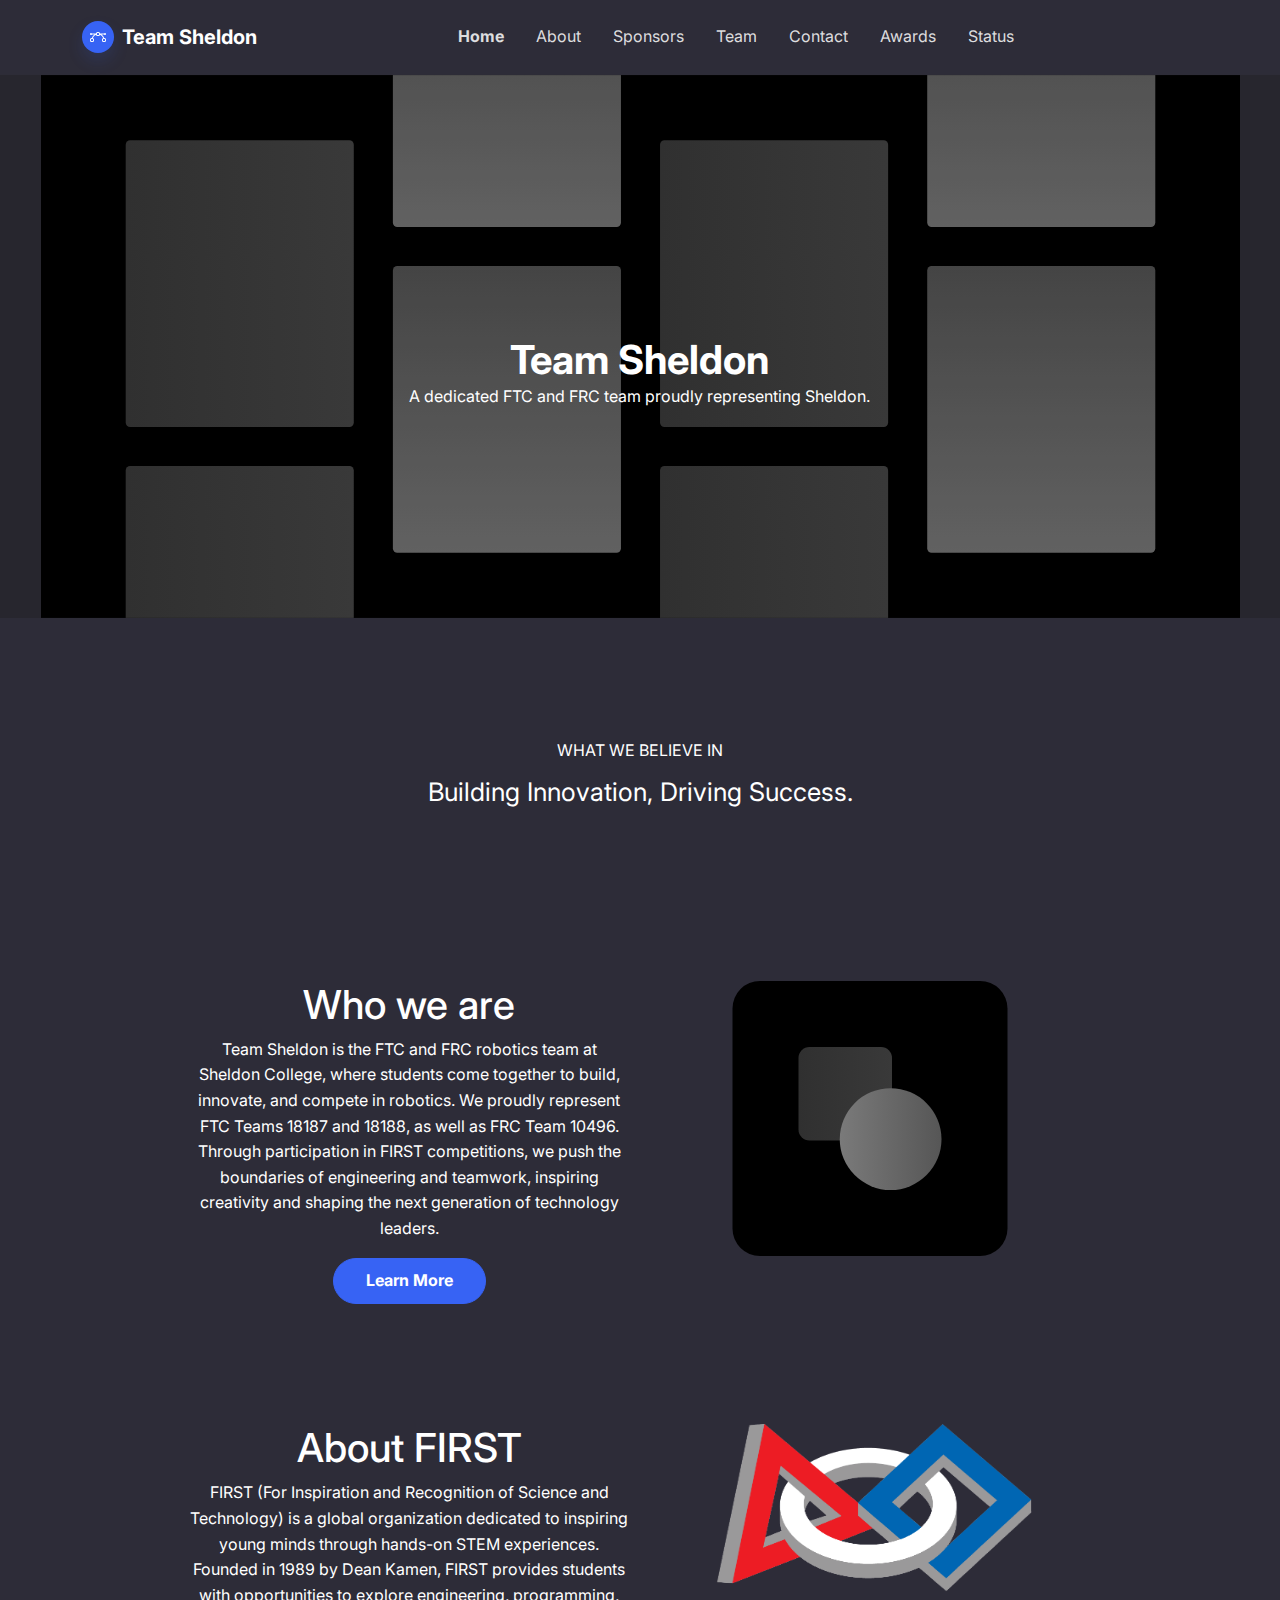
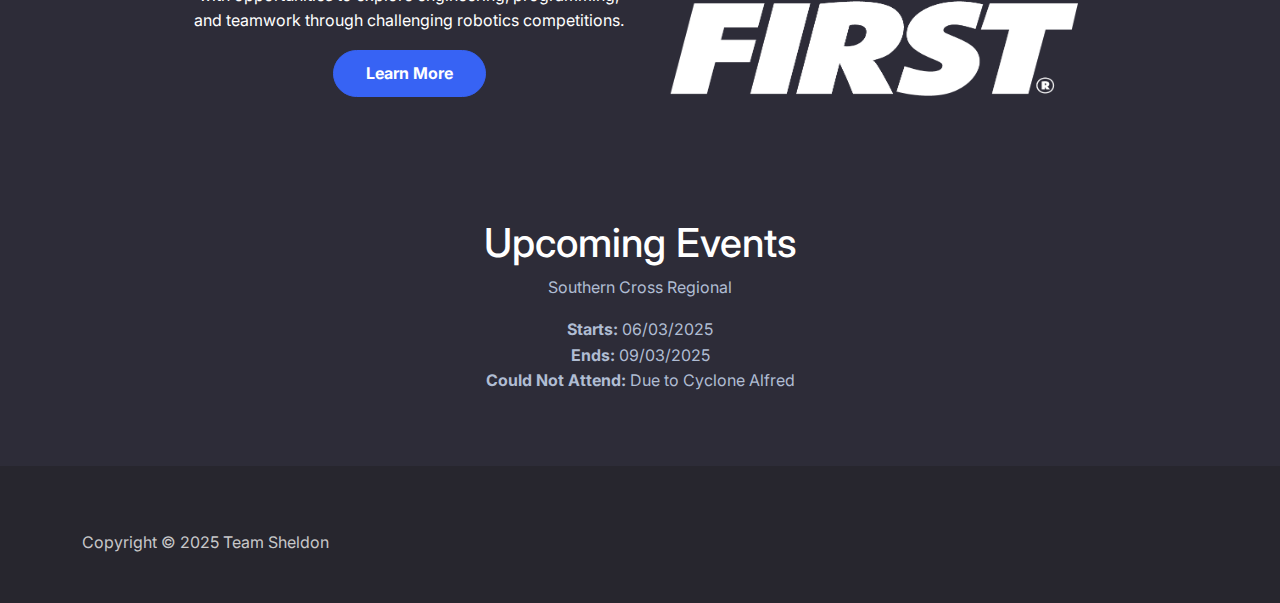
<file: index.html>
<!DOCTYPE html>
<html data-bs-theme="light" lang="en">

<head>
    <meta charset="utf-8">
    <meta name="viewport" content="width=device-width, initial-scale=1.0, shrink-to-fit=no">
    <title>Team-Sheldon</title>
    <link rel="stylesheet" href="assets/bootstrap/css/bootstrap.min.css">
    <link rel="stylesheet" href="https://fonts.googleapis.com/css?family=Inter:300italic,400italic,600italic,700italic,800italic,400,300,600,700,800&amp;display=swap">
    <link rel="stylesheet" href="assets/css/untitled.css">
    <link rel="icon" href="assets/img/products/Sheldon college 1.png">
    <!-- Google tag (gtag.js) -->
    <script async src="https://www.googletagmanager.com/gtag/js?id=G-ZJ1XPTQ14S"></script>
    <script>
        window.dataLayer = window.dataLayer || [];
        function gtag(){dataLayer.push(arguments);}
        gtag('js', new Date());
        
        gtag('config', 'G-ZJ1XPTQ14S');
    </script>
</head>

<body>
    <nav class="navbar navbar-expand-md sticky-top py-3 navbar-dark" id="mainNav">
        <div class="container"><a class="navbar-brand d-flex align-items-center" href="/"><span class="bs-icon-sm bs-icon-circle bs-icon-primary shadow d-flex justify-content-center align-items-center me-2 bs-icon"><svg xmlns="http://www.w3.org/2000/svg" width="1em" height="1em" fill="currentColor" viewBox="0 0 16 16" class="bi bi-bezier">
                        <path fill-rule="evenodd" d="M0 10.5A1.5 1.5 0 0 1 1.5 9h1A1.5 1.5 0 0 1 4 10.5v1A1.5 1.5 0 0 1 2.5 13h-1A1.5 1.5 0 0 1 0 11.5zm1.5-.5a.5.5 0 0 0-.5.5v1a.5.5 0 0 0 .5.5h1a.5.5 0 0 0 .5-.5v-1a.5.5 0 0 0-.5-.5zm10.5.5A1.5 1.5 0 0 1 13.5 9h1a1.5 1.5 0 0 1 1.5 1.5v1a1.5 1.5 0 0 1-1.5 1.5h-1a1.5 1.5 0 0 1-1.5-1.5zm1.5-.5a.5.5 0 0 0-.5.5v1a.5.5 0 0 0 .5.5h1a.5.5 0 0 0 .5-.5v-1a.5.5 0 0 0-.5-.5zM6 4.5A1.5 1.5 0 0 1 7.5 3h1A1.5 1.5 0 0 1 10 4.5v1A1.5 1.5 0 0 1 8.5 7h-1A1.5 1.5 0 0 1 6 5.5zM7.5 4a.5.5 0 0 0-.5.5v1a.5.5 0 0 0 .5.5h1a.5.5 0 0 0 .5-.5v-1a.5.5 0 0 0-.5-.5z"></path>
                        <path d="M6 4.5H1.866a1 1 0 1 0 0 1h2.668A6.517 6.517 0 0 0 1.814 9H2.5c.123 0 .244.015.358.043a5.517 5.517 0 0 1 3.185-3.185A1.503 1.503 0 0 1 6 5.5zm3.957 1.358A1.5 1.5 0 0 0 10 5.5v-1h4.134a1 1 0 1 1 0 1h-2.668a6.517 6.517 0 0 1 2.72 3.5H13.5c-.123 0-.243.015-.358.043a5.517 5.517 0 0 0-3.185-3.185z"></path>
                    </svg></span><span>Team Sheldon</span></a><button data-bs-toggle="collapse" class="navbar-toggler" data-bs-target="#navcol-1"><span class="visually-hidden">Toggle navigation</span><span class="navbar-toggler-icon"></span></button>
            <div class="collapse navbar-collapse" id="navcol-1" style="text-align: center;">
                <ul class="navbar-nav mx-auto">
                    <li class="nav-item"><a class="nav-link active" href="index.html">Home</a></li>
                    <li class="nav-item"><a class="nav-link" href="About.html">About</a></li>
                    <li class="nav-item"></li>
                    <li class="nav-item"><a class="nav-link" href="Sponsors.html">Sponsors</a></li>
                    <li class="nav-item"><a class="nav-link" href="Team.html">Team</a></li>
                    <li class="nav-item"><a class="nav-link" href="Contact.html">Contact</a></li>
                    <li class="nav-item"><a class="nav-link" href="Awards.html">Awards</a></li>
                    <li class="nav-item"><a class="nav-link" href="https://team-sheldon.betteruptime.com">Status</a></li>
                    <li class="nav-item"></li>
                </ul>
            </div>
        </div>
    </nav>
    <header class="bg-dark" style="background: url(&quot;assets/img/672421b877bc6d78c303500e_portfolio%204%20-%20wide.svg&quot;) center / contain no-repeat;">
        <div class="container pt-4 pt-xl-5">
            <div class="row pt-5">
                <div class="col-md-8 col-lg-7 col-xl-6 text-center text-md-start mx-auto" style="width: 600.992px;margin: 23px;transform: rotate(0deg) scale(1);height: 401.766px;padding: 0;">
                    <div class="text-center">
                        <p class="fw-bold text-success mb-2"></p>
                        <h1 class="fw-bold" style="margin: 0;margin-top: 142px;">Team Sheldon</h1>
                        <p>A dedicated FTC and FRC team proudly representing Sheldon.</p>
                        <h1 class="fw-bold" style="margin: 154px;"></h1>
                        <h1 class="fw-bold"></h1>
                    </div>
                    <p></p>
                </div>
                <div class="col-12 col-lg-10 mx-auto">
                    <div class="position-relative" style="display: flex;flex-wrap: wrap;justify-content: flex-end;">
                        <div style="position: relative;flex: 0 0 45%;transform: translate3d(-15%, 35%, 0);"></div>
                        <div style="position: relative;flex: 0 0 45%;transform: translate3d(-5%, 20%, 0);"></div>
                        <div style="position: relative;flex: 0 0 60%;transform: translate3d(0, 0%, 0);"></div>
                    </div>
                </div>
            </div>
        </div>
    </header>
    <section class="py-5">
        <div class="container text-center py-5">
            <p class="mb-4" style="font-size: 1.6rem;"></p><label class="form-label">WHAT WE BELIEVE IN</label>
            <p class="mb-4" style="font-size: 1.6rem;">Building Innovation, Driving Success.</p><a href="#"></a>
        </div>
    </section>
    <section>
        <div class="container py-5">
            <div class="mx-auto" style="max-width: 900px;">
                <div class="row row-cols-1 row-cols-md-2 d-flex justify-content-center">
                    <div class="col offset-lg-0 mb-4" style="text-align: center;">
                        <div class="card bg-secondary-light"></div>
                        <h1 style="text-align: center;">Who we are</h1>
                        <p style="text-align: center;">Team Sheldon is the FTC and FRC robotics team at Sheldon College, where students come together to build, innovate, and compete in robotics. We proudly represent FTC Teams 18187 and 18188, as well as FRC Team 10496. Through participation in FIRST competitions, we push the boundaries of engineering and teamwork, inspiring creativity and shaping the next generation of technology leaders.</p><a class="btn btn-primary" role="button" href="About.html">Learn More</a>
                    </div>
                    <div class="col mb-4">
                        <div class="card bg-info-light"></div><img src="assets/img/672421b877bc6d78c303500c_Icon%202.svg" width="436" height="275">
                    </div>
                </div>
            </div>
        </div>
    </section>
    <section>
        <div class="container py-5">
            <div class="mx-auto" style="max-width: 900px;">
                <div class="row row-cols-1 row-cols-md-2 d-flex justify-content-center">
                    <div class="col offset-lg-0 mb-4" style="text-align: center;">
                        <div class="card bg-secondary-light"></div>
                        <h1 style="text-align: center;">About FIRST</h1>
                        <p style="text-align: center;">FIRST (For Inspiration and Recognition of Science and Technology) is a global organization dedicated to inspiring young minds through hands-on STEM experiences. Founded in 1989 by Dean Kamen, FIRST provides students with opportunities to explore engineering, programming, and teamwork through challenging robotics competitions.</p><a class="btn btn-primary" role="button" href="https://www.firstinspires.org/">Learn More</a>
                    </div>
                    <div class="col mb-4">
                        <div class="card bg-info-light"></div><img src="assets/img/First logo.png" width="436" height="275">
                    </div>
                </div>
            </div>
        </div>
    </section>
    <section>
        <div class="container py-5">
            <div class="mx-auto" style="max-width: 900px;">
                <div class="row row-cols-1 row-cols-md-2 d-flex justify-content-center">
                    <div class="col offset-lg-0 mb-4" style="text-align: center;">
                        <div class="card bg-secondary-light"></div>
                        <h1 style="text-align: center;">Upcoming Events</h1>
                        <a class="box" href="https://www.thebluealliance.com/event/2025ausc" style="opacity: 1;">
                            <p class="subtitle">Southern Cross Regional</p>
                            <b>Starts:</b> 06/03/2025<br>
                            <b>Ends:</b> 09/03/2025<br>
                            <b>Could Not Attend:</b> Due to Cyclone Alfred</a>
                    </div>
                </div>
            </div>
        </div>
    </section>
    <footer class="bg-dark">
        <div class="container py-4 py-lg-5">
            <div class="text-muted d-flex justify-content-between align-items-center pt-3">
                <p class="mb-0">Copyright © 2025 Team Sheldon</p>
            </div>
        </div>
    </footer>
    <script src="assets/bootstrap/js/bootstrap.min.js"></script>
    <script src="assets/js/bold-and-dark.js"></script>
</body>

</html>
</file>
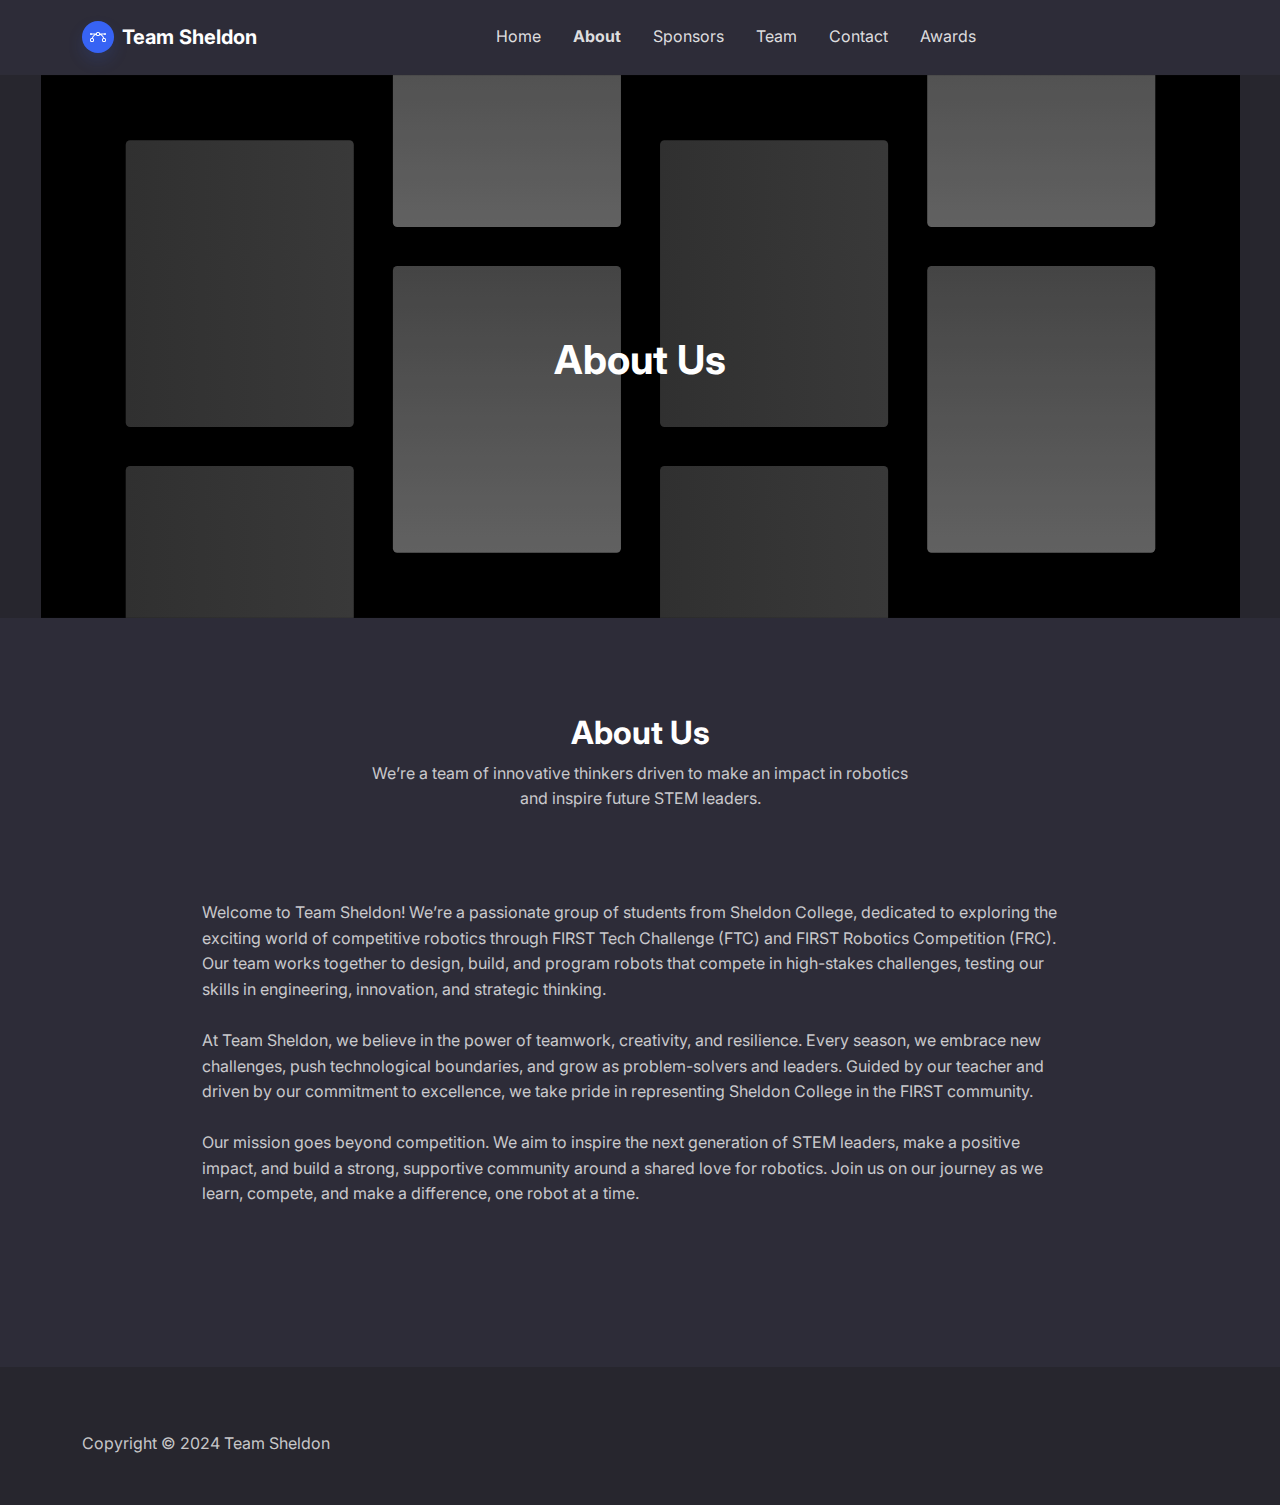
<file: About.html>
<!DOCTYPE html>
<html data-bs-theme="light" lang="en">

<head>
    <meta charset="utf-8">
    <meta name="viewport" content="width=device-width, initial-scale=1.0, shrink-to-fit=no">
    <title>Services - Brand</title>
    <link rel="stylesheet" href="assets/bootstrap/css/bootstrap.min.css">
    <link rel="stylesheet" href="https://fonts.googleapis.com/css?family=Inter:300italic,400italic,600italic,700italic,800italic,400,300,600,700,800&amp;display=swap">
    <link rel="stylesheet" href="assets/css/untitled.css">
</head>

<body>
    <nav class="navbar navbar-expand-md sticky-top py-3 navbar-dark" id="mainNav">
        <div class="container"><a class="navbar-brand d-flex align-items-center" href="/"><span class="bs-icon-sm bs-icon-circle bs-icon-primary shadow d-flex justify-content-center align-items-center me-2 bs-icon"><svg xmlns="http://www.w3.org/2000/svg" width="1em" height="1em" fill="currentColor" viewBox="0 0 16 16" class="bi bi-bezier">
                        <path fill-rule="evenodd" d="M0 10.5A1.5 1.5 0 0 1 1.5 9h1A1.5 1.5 0 0 1 4 10.5v1A1.5 1.5 0 0 1 2.5 13h-1A1.5 1.5 0 0 1 0 11.5zm1.5-.5a.5.5 0 0 0-.5.5v1a.5.5 0 0 0 .5.5h1a.5.5 0 0 0 .5-.5v-1a.5.5 0 0 0-.5-.5zm10.5.5A1.5 1.5 0 0 1 13.5 9h1a1.5 1.5 0 0 1 1.5 1.5v1a1.5 1.5 0 0 1-1.5 1.5h-1a1.5 1.5 0 0 1-1.5-1.5zm1.5-.5a.5.5 0 0 0-.5.5v1a.5.5 0 0 0 .5.5h1a.5.5 0 0 0 .5-.5v-1a.5.5 0 0 0-.5-.5zM6 4.5A1.5 1.5 0 0 1 7.5 3h1A1.5 1.5 0 0 1 10 4.5v1A1.5 1.5 0 0 1 8.5 7h-1A1.5 1.5 0 0 1 6 5.5zM7.5 4a.5.5 0 0 0-.5.5v1a.5.5 0 0 0 .5.5h1a.5.5 0 0 0 .5-.5v-1a.5.5 0 0 0-.5-.5z"></path>
                        <path d="M6 4.5H1.866a1 1 0 1 0 0 1h2.668A6.517 6.517 0 0 0 1.814 9H2.5c.123 0 .244.015.358.043a5.517 5.517 0 0 1 3.185-3.185A1.503 1.503 0 0 1 6 5.5zm3.957 1.358A1.5 1.5 0 0 0 10 5.5v-1h4.134a1 1 0 1 1 0 1h-2.668a6.517 6.517 0 0 1 2.72 3.5H13.5c-.123 0-.243.015-.358.043a5.517 5.517 0 0 0-3.185-3.185z"></path>
                    </svg></span><span>Team Sheldon</span></a><button data-bs-toggle="collapse" class="navbar-toggler" data-bs-target="#navcol-1"><span class="visually-hidden">Toggle navigation</span><span class="navbar-toggler-icon"></span></button>
            <div class="collapse navbar-collapse" id="navcol-1" style="text-align: center;">
                <ul class="navbar-nav mx-auto">
                    <li class="nav-item"><a class="nav-link" href="index.html">Home</a></li>
                    <li class="nav-item"><a class="nav-link active" href="About.html">About</a></li>
                    <li class="nav-item"></li>
                    <li class="nav-item"><a class="nav-link" href="Sponsors.html">Sponsors</a></li>
                    <li class="nav-item"><a class="nav-link" href="Team.html">Team</a></li>
                    <li class="nav-item"><a class="nav-link" href="Contact.html">Contact</a></li>
                    <li class="nav-item"><a class="nav-link" href="Awards.html">Awards</a></li>
                    <li class="nav-item"></li>
                </ul>
            </div>
        </div>
    </nav>
    <header class="bg-dark" style="background: url(&quot;assets/img/672421b877bc6d78c303500e_portfolio%204%20-%20wide.svg&quot;) center / contain no-repeat;">
        <div class="container pt-4 pt-xl-5">
            <div class="row pt-5">
                <div class="col-md-8 col-lg-7 col-xl-6 text-center text-md-start mx-auto" style="width: 600.992px;margin: 23px;transform: rotate(0deg) scale(1);height: 401.766px;padding: 0;">
                    <div class="text-center">
                        <p class="fw-bold text-success mb-2"></p>
                        <h1 class="fw-bold" style="margin: 0;margin-top: 142px;">About Us</h1>
                        <h1 class="fw-bold" style="margin: 154px;"></h1>
                        <h1 class="fw-bold"></h1>
                    </div>
                    <p></p>
                </div>
                <div class="col-12 col-lg-10 mx-auto">
                    <div class="position-relative" style="display: flex;flex-wrap: wrap;justify-content: flex-end;">
                        <div style="position: relative;flex: 0 0 45%;transform: translate3d(-15%, 35%, 0);"></div>
                        <div style="position: relative;flex: 0 0 45%;transform: translate3d(-5%, 20%, 0);"></div>
                        <div style="position: relative;flex: 0 0 60%;transform: translate3d(0, 0%, 0);"></div>
                    </div>
                </div>
            </div>
        </div>
    </header>
    <section class="py-5">
        <div class="container py-5">
            <div class="row mb-5">
                <div class="col-md-8 col-xl-6 text-center mx-auto">
                    <h2 class="fw-bold">About Us</h2>
                    <p class="text-muted w-lg-50">We’re a team of innovative thinkers driven to make an impact in robotics and inspire future STEM leaders.</p>
                </div>
            </div>
            <div class="row row-cols-1 row-cols-md-2 mx-auto" style="max-width: 900px;">
                <div class="col-xl-12 mb-4">
                    <div>
                        <div class="py-4">
                            <p class="text-muted">Welcome to Team Sheldon! We’re a passionate group of students from Sheldon College, dedicated to exploring the exciting world of competitive robotics through FIRST Tech Challenge (FTC) and FIRST Robotics Competition (FRC). Our team works together to design, build, and program robots that compete in high-stakes challenges, testing our skills in engineering, innovation, and strategic thinking.<br><br>At Team Sheldon, we believe in the power of teamwork, creativity, and resilience. Every season, we embrace new challenges, push technological boundaries, and grow as problem-solvers and leaders. Guided by our teacher and driven by our commitment to excellence, we take pride in representing Sheldon College in the FIRST community.<br><br>Our mission goes beyond competition. We aim to inspire the next generation of STEM leaders, make a positive impact, and build a strong, supportive community around a shared love for robotics. Join us on our journey as we learn, compete, and make a difference, one robot at a time.</p>
                        </div>
                    </div>
                </div>
            </div>
        </div>
    </section>
    <footer class="bg-dark">
        <div class="container py-4 py-lg-5">
            <div class="text-muted d-flex justify-content-between align-items-center pt-3">
                <p class="mb-0">Copyright © 2024 Team Sheldon</p>
            </div>
        </div>
    </footer>
    <script src="assets/bootstrap/js/bootstrap.min.js"></script>
    <script src="assets/js/bold-and-dark.js"></script>
</body>

</html>
</file>
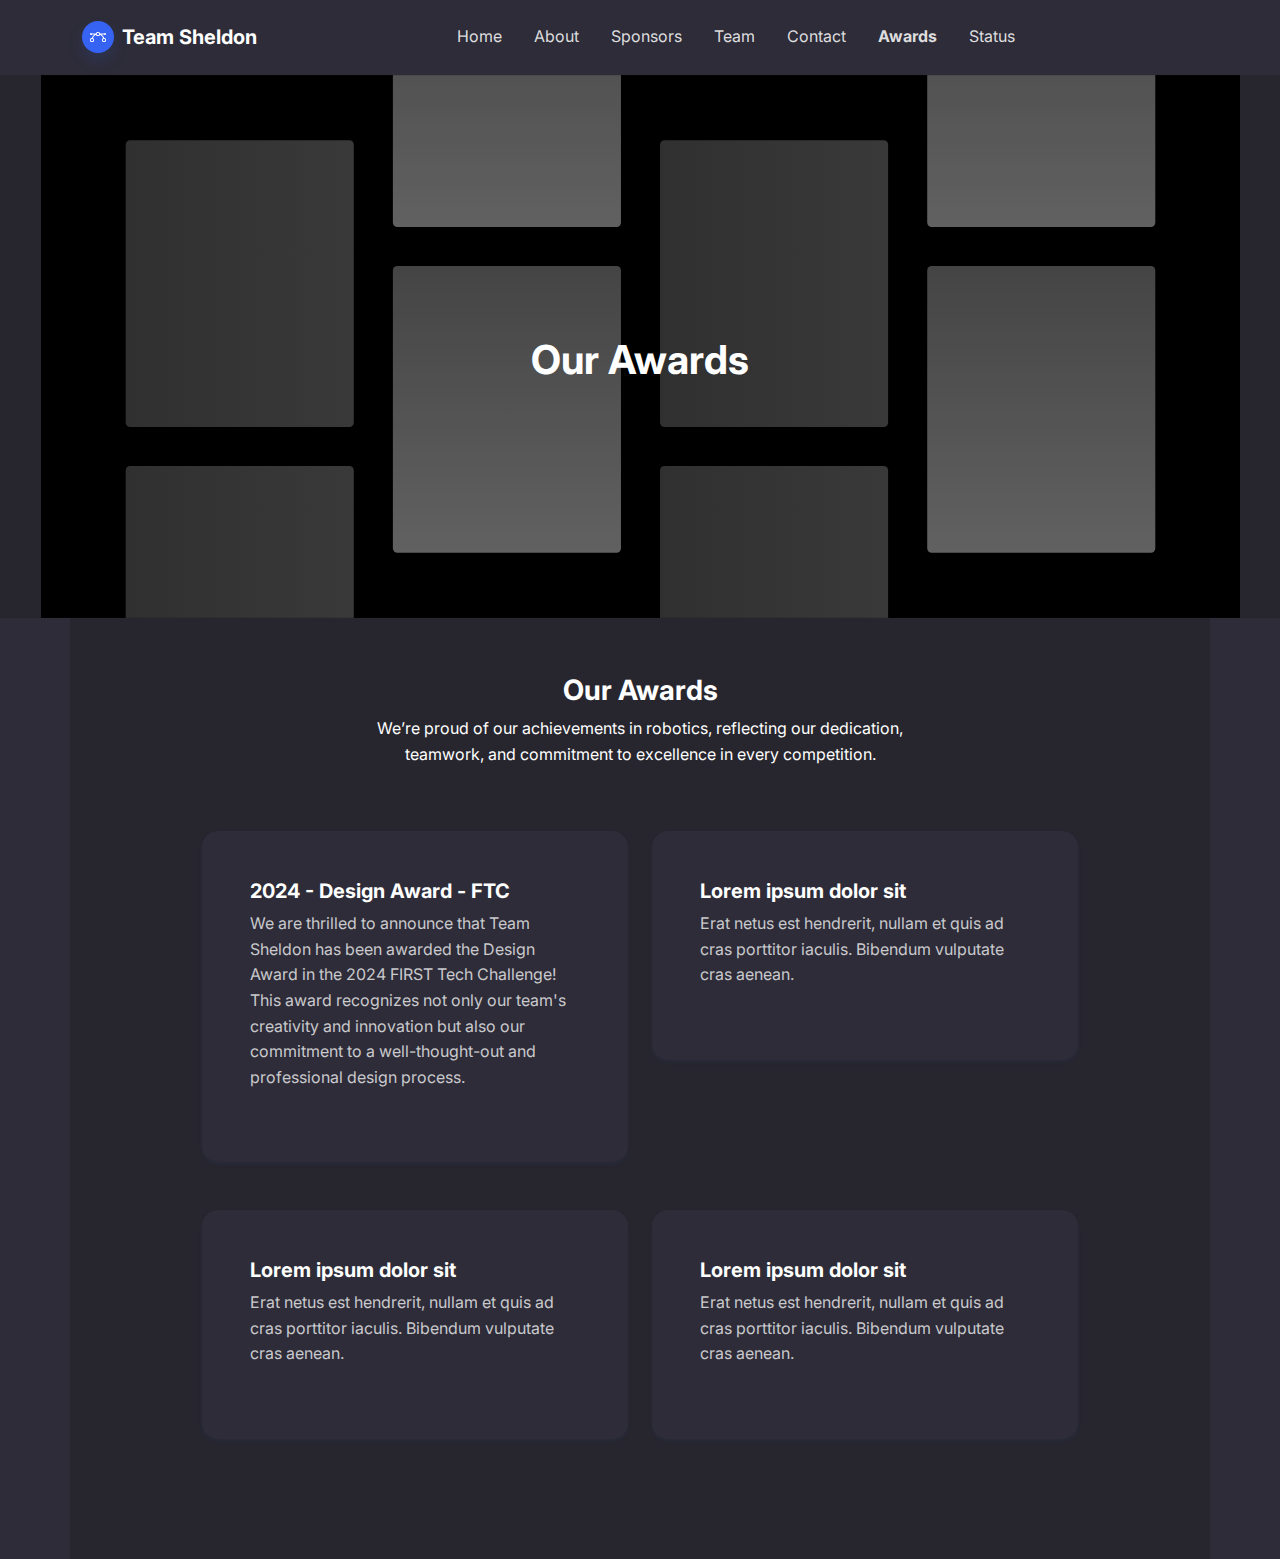
<file: Awards.html>
<!DOCTYPE html>
<html data-bs-theme="light" lang="en">

<head>
    <meta charset="utf-8">
    <meta name="viewport" content="width=device-width, initial-scale=1.0, shrink-to-fit=no">
    <title>Awards - Team-sheldon</title>
    <link rel="stylesheet" href="assets/bootstrap/css/bootstrap.min.css">
    <link rel="stylesheet" href="https://fonts.googleapis.com/css?family=Inter:300italic,400italic,600italic,700italic,800italic,400,300,600,700,800&amp;display=swap">
    <link rel="stylesheet" href="assets/css/untitled.css">
    <link rel="icon" href="assets/img/products/Sheldon college 1.png">
</head>

<body>
    <nav class="navbar navbar-expand-md sticky-top py-3 navbar-dark" id="mainNav">
        <div class="container"><a class="navbar-brand d-flex align-items-center" href="/"><span class="bs-icon-sm bs-icon-circle bs-icon-primary shadow d-flex justify-content-center align-items-center me-2 bs-icon"><svg xmlns="http://www.w3.org/2000/svg" width="1em" height="1em" fill="currentColor" viewBox="0 0 16 16" class="bi bi-bezier">
                        <path fill-rule="evenodd" d="M0 10.5A1.5 1.5 0 0 1 1.5 9h1A1.5 1.5 0 0 1 4 10.5v1A1.5 1.5 0 0 1 2.5 13h-1A1.5 1.5 0 0 1 0 11.5zm1.5-.5a.5.5 0 0 0-.5.5v1a.5.5 0 0 0 .5.5h1a.5.5 0 0 0 .5-.5v-1a.5.5 0 0 0-.5-.5zm10.5.5A1.5 1.5 0 0 1 13.5 9h1a1.5 1.5 0 0 1 1.5 1.5v1a1.5 1.5 0 0 1-1.5 1.5h-1a1.5 1.5 0 0 1-1.5-1.5zm1.5-.5a.5.5 0 0 0-.5.5v1a.5.5 0 0 0 .5.5h1a.5.5 0 0 0 .5-.5v-1a.5.5 0 0 0-.5-.5zM6 4.5A1.5 1.5 0 0 1 7.5 3h1A1.5 1.5 0 0 1 10 4.5v1A1.5 1.5 0 0 1 8.5 7h-1A1.5 1.5 0 0 1 6 5.5zM7.5 4a.5.5 0 0 0-.5.5v1a.5.5 0 0 0 .5.5h1a.5.5 0 0 0 .5-.5v-1a.5.5 0 0 0-.5-.5z"></path>
                        <path d="M6 4.5H1.866a1 1 0 1 0 0 1h2.668A6.517 6.517 0 0 0 1.814 9H2.5c.123 0 .244.015.358.043a5.517 5.517 0 0 1 3.185-3.185A1.503 1.503 0 0 1 6 5.5zm3.957 1.358A1.5 1.5 0 0 0 10 5.5v-1h4.134a1 1 0 1 1 0 1h-2.668a6.517 6.517 0 0 1 2.72 3.5H13.5c-.123 0-.243.015-.358.043a5.517 5.517 0 0 0-3.185-3.185z"></path>
                    </svg></span><span>Team Sheldon</span></a><button data-bs-toggle="collapse" class="navbar-toggler" data-bs-target="#navcol-1"><span class="visually-hidden">Toggle navigation</span><span class="navbar-toggler-icon"></span></button>
            <div class="collapse navbar-collapse" id="navcol-1" style="text-align: center;">
                <ul class="navbar-nav mx-auto">
                    <li class="nav-item"><a class="nav-link" href="index.html">Home</a></li>
                    <li class="nav-item"><a class="nav-link" href="About.html">About</a></li>
                    <li class="nav-item"></li>
                    <li class="nav-item"><a class="nav-link" href="Sponsors.html">Sponsors</a></li>
                    <li class="nav-item"><a class="nav-link" href="Team.html">Team</a></li>
                    <li class="nav-item"><a class="nav-link" href="Contact.html">Contact</a></li>
                    <li class="nav-item"><a class="nav-link active" href="Awards.html">Awards</a></li>
                    <li class="nav-item"><a class="nav-link" href="https://team-sheldon.betteruptime.com">Status</a></li>
                    <li class="nav-item"></li>
                </ul>
            </div>
        </div>
    </nav>
    <header class="bg-dark" style="background: url(&quot;assets/img/672421b877bc6d78c303500e_portfolio%204%20-%20wide.svg&quot;) center / contain no-repeat;">
        <div class="container pt-4 pt-xl-5">
            <div class="row pt-5">
                <div class="col-md-8 col-lg-7 col-xl-6 text-center text-md-start mx-auto" style="width: 600.992px;margin: 23px;transform: rotate(0deg) scale(1);height: 401.766px;padding: 0;">
                    <div class="text-center">
                        <p class="fw-bold text-success mb-2"></p>
                        <h1 class="fw-bold" style="margin: 0;margin-top: 142px;">Our Awards</h1>
                        <h1 class="fw-bold" style="margin: 154px;"></h1>
                        <h1 class="fw-bold"></h1>
                    </div>
                    <p></p>
                </div>
                <div class="col-12 col-lg-10 mx-auto">
                    <div class="position-relative" style="display: flex;flex-wrap: wrap;justify-content: flex-end;">
                        <div style="position: relative;flex: 0 0 45%;transform: translate3d(-15%, 35%, 0);"></div>
                        <div style="position: relative;flex: 0 0 45%;transform: translate3d(-5%, 20%, 0);"></div>
                        <div style="position: relative;flex: 0 0 60%;transform: translate3d(0, 0%, 0);"></div>
                    </div>
                </div>
            </div>
        </div>
    </header>
    <section>
        <div class="container bg-dark py-5">
            <div class="row">
                <div class="col-md-8 col-xl-6 text-center mx-auto">
                    <p class="fw-bold text-success mb-2"></p>
                    <h3 class="fw-bold">Our Awards</h3>
                    <p>We’re proud of our achievements in robotics, reflecting our dedication, teamwork, and commitment to excellence in every competition.</p>
                </div>
            </div>
            <div class="py-5 p-lg-5">
                <div class="row row-cols-1 row-cols-md-2 mx-auto" style="max-width: 900px;">
                    <div class="col mb-5">
                        <div class="card shadow-sm">
                            <div class="card-body px-4 py-5 px-md-5">
                                <h5 class="fw-bold card-title">2024 - Design Award - FTC&nbsp;</h5>
                                <p class="text-muted card-text mb-4">We are thrilled to announce that Team Sheldon has been awarded the Design Award in the 2024 FIRST Tech Challenge! This award recognizes not only our team's creativity and innovation but also our commitment to a well-thought-out and professional design process.</p>
                            </div>
                        </div>
                    </div>
                    <div class="col mb-5">
                        <div class="card shadow-sm">
                            <div class="card-body px-4 py-5 px-md-5">
                                <h5 class="fw-bold card-title">Lorem ipsum dolor sit&nbsp;</h5>
                                <p class="text-muted card-text mb-4">Erat netus est hendrerit, nullam et quis ad cras porttitor iaculis. Bibendum vulputate cras aenean.</p>
                            </div>
                        </div>
                    </div>
                    <div class="col mb-4">
                        <div class="card shadow-sm">
                            <div class="card-body px-4 py-5 px-md-5">
                                <h5 class="fw-bold card-title">Lorem ipsum dolor sit&nbsp;</h5>
                                <p class="text-muted card-text mb-4">Erat netus est hendrerit, nullam et quis ad cras porttitor iaculis. Bibendum vulputate cras aenean.</p>
                            </div>
                        </div>
                    </div>
                    <div class="col mb-4">
                        <div class="card shadow-sm">
                            <div class="card-body px-4 py-5 px-md-5">
                                <h5 class="fw-bold card-title">Lorem ipsum dolor sit&nbsp;</h5>
                                <p class="text-muted card-text mb-4">Erat netus est hendrerit, nullam et quis ad cras porttitor iaculis. Bibendum vulputate cras aenean.</p>
                            </div>
                        </div>
                    </div>
                </div>
            </div>
        </div>
    </section>
    <script src="assets/bootstrap/js/bootstrap.min.js"></script>
    <script src="assets/js/bold-and-dark.js"></script>
</body>

</html>
</file>
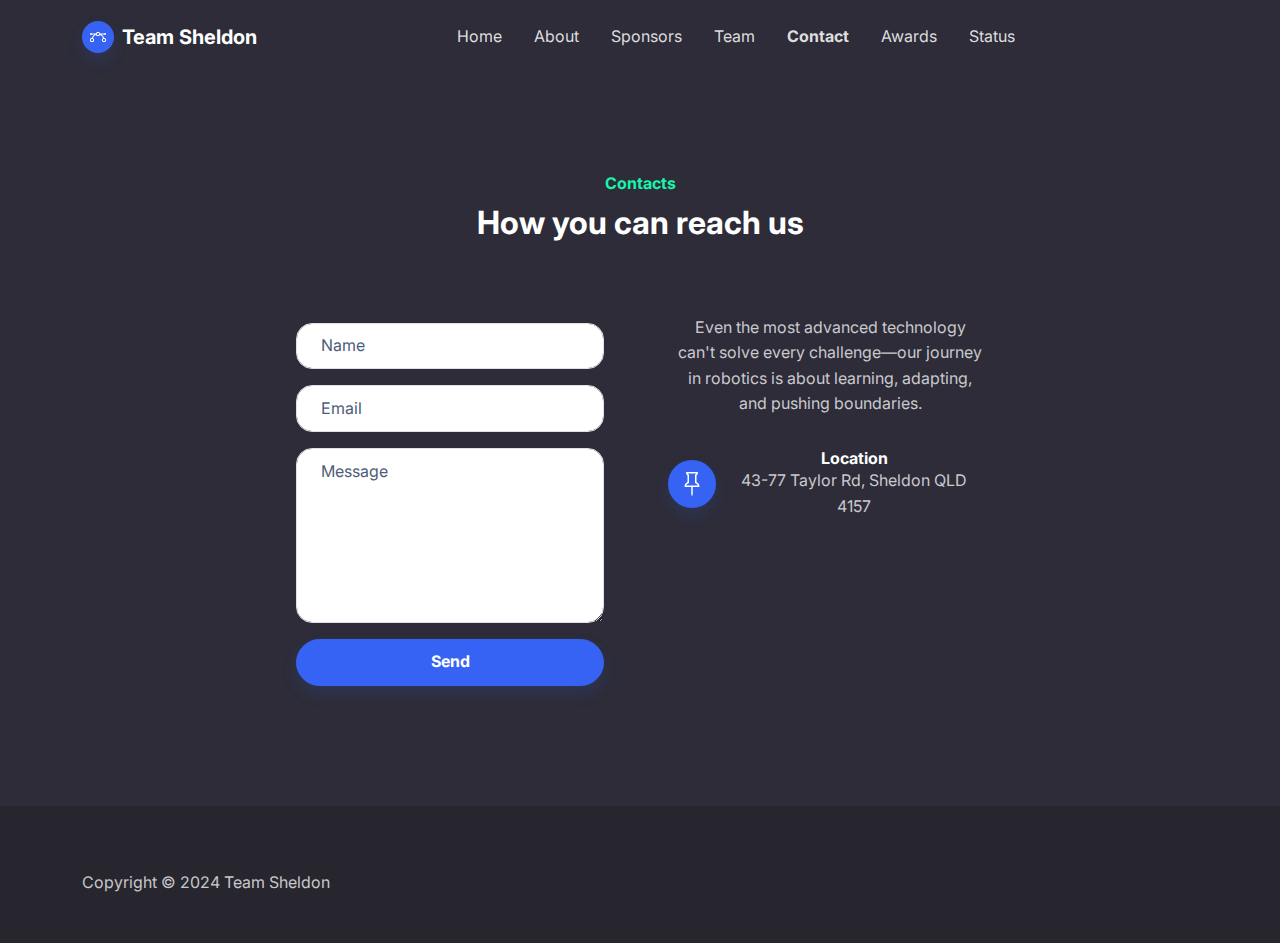
<file: Contact.html>
<!DOCTYPE html>
<html data-bs-theme="light" lang="en">

<head>
    <meta charset="utf-8">
    <meta name="viewport" content="width=device-width, initial-scale=1.0, shrink-to-fit=no">
    <title>Contacts - Team-sheldon</title>
    <link rel="stylesheet" href="assets/bootstrap/css/bootstrap.min.css">
    <link rel="stylesheet" href="https://fonts.googleapis.com/css?family=Inter:300italic,400italic,600italic,700italic,800italic,400,300,600,700,800&amp;display=swap">
    <link rel="stylesheet" href="assets/css/untitled.css">
    <link rel="icon" href="assets/img/products/Sheldon college 1.png">
</head>

<body>
    <nav class="navbar navbar-expand-md sticky-top py-3 navbar-dark" id="mainNav">
        <div class="container"><a class="navbar-brand d-flex align-items-center" href="/"><span class="bs-icon-sm bs-icon-circle bs-icon-primary shadow d-flex justify-content-center align-items-center me-2 bs-icon"><svg xmlns="http://www.w3.org/2000/svg" width="1em" height="1em" fill="currentColor" viewBox="0 0 16 16" class="bi bi-bezier">
                        <path fill-rule="evenodd" d="M0 10.5A1.5 1.5 0 0 1 1.5 9h1A1.5 1.5 0 0 1 4 10.5v1A1.5 1.5 0 0 1 2.5 13h-1A1.5 1.5 0 0 1 0 11.5zm1.5-.5a.5.5 0 0 0-.5.5v1a.5.5 0 0 0 .5.5h1a.5.5 0 0 0 .5-.5v-1a.5.5 0 0 0-.5-.5zm10.5.5A1.5 1.5 0 0 1 13.5 9h1a1.5 1.5 0 0 1 1.5 1.5v1a1.5 1.5 0 0 1-1.5 1.5h-1a1.5 1.5 0 0 1-1.5-1.5zm1.5-.5a.5.5 0 0 0-.5.5v1a.5.5 0 0 0 .5.5h1a.5.5 0 0 0 .5-.5v-1a.5.5 0 0 0-.5-.5zM6 4.5A1.5 1.5 0 0 1 7.5 3h1A1.5 1.5 0 0 1 10 4.5v1A1.5 1.5 0 0 1 8.5 7h-1A1.5 1.5 0 0 1 6 5.5zM7.5 4a.5.5 0 0 0-.5.5v1a.5.5 0 0 0 .5.5h1a.5.5 0 0 0 .5-.5v-1a.5.5 0 0 0-.5-.5z"></path>
                        <path d="M6 4.5H1.866a1 1 0 1 0 0 1h2.668A6.517 6.517 0 0 0 1.814 9H2.5c.123 0 .244.015.358.043a5.517 5.517 0 0 1 3.185-3.185A1.503 1.503 0 0 1 6 5.5zm3.957 1.358A1.5 1.5 0 0 0 10 5.5v-1h4.134a1 1 0 1 1 0 1h-2.668a6.517 6.517 0 0 1 2.72 3.5H13.5c-.123 0-.243.015-.358.043a5.517 5.517 0 0 0-3.185-3.185z"></path>
                    </svg></span><span>Team Sheldon</span></a><button data-bs-toggle="collapse" class="navbar-toggler" data-bs-target="#navcol-1"><span class="visually-hidden">Toggle navigation</span><span class="navbar-toggler-icon"></span></button>
            <div class="collapse navbar-collapse" id="navcol-1" style="text-align: center;">
                <ul class="navbar-nav mx-auto">
                    <li class="nav-item"><a class="nav-link" href="index.html">Home</a></li>
                    <li class="nav-item"><a class="nav-link" href="About.html">About</a></li>
                    <li class="nav-item"></li>
                    <li class="nav-item"><a class="nav-link" href="Sponsors.html">Sponsors</a></li>
                    <li class="nav-item"><a class="nav-link" href="Team.html">Team</a></li>
                    <li class="nav-item"><a class="nav-link active" href="Contact.html">Contact</a></li>
                    <li class="nav-item"><a class="nav-link" href="Awards.html">Awards</a></li>
                    <li class="nav-item"><a class="nav-link" href="https://team-sheldon.betteruptime.com">Status</a></li>
                    <li class="nav-item"></li>
                </ul>
            </div>
        </div>
    </nav>
    <section class="py-5">
        <div class="container py-5">
            <div class="row mb-5">
                <div class="col-md-8 col-xl-6 text-center mx-auto">
                    <p class="fw-bold text-success mb-2">Contacts</p>
                    <h2 class="fw-bold">How you can reach us</h2>
                </div>
            </div>
            <div class="row d-flex justify-content-center">
                <div class="col-md-6 col-xl-4">
                    <div>
                        <form class="p-3 p-xl-4" method="post">
                            <div class="mb-3"><input class="form-control" type="text" id="name-1" name="name" placeholder="Name"></div>
                            <div class="mb-3"><input class="form-control" type="email" id="email-1" name="email" placeholder="Email"></div>
                            <div class="mb-3"><textarea class="form-control" id="message-1" name="message" rows="6" placeholder="Message"></textarea></div>
                            <div><button class="btn btn-primary shadow d-block w-100" type="submit">Send </button></div>
                        </form>
                    </div>
                </div>
                <div class="col-md-4 col-xl-4 d-flex justify-content-center justify-content-xl-start">
                    <div class="d-flex flex-wrap flex-md-column justify-content-md-start align-items-md-start h-100">
                        <div class="d-flex align-items-center p-3">
                            <div class="px-2">
                                <h6 class="fw-bold mb-0" style="text-align: center;"></h6>
                                <p class="text-muted mb-0" style="text-align: center;">Even the most advanced technology can't solve every challenge—our journey in robotics is about learning, adapting, and pushing boundaries.</p>
                            </div>
                        </div>
                        <div class="d-flex align-items-center p-3">
                            <div class="bs-icon-md bs-icon-circle bs-icon-primary shadow d-flex flex-shrink-0 justify-content-center align-items-center d-inline-block bs-icon bs-icon-md"><svg xmlns="http://www.w3.org/2000/svg" width="1em" height="1em" fill="currentColor" viewBox="0 0 16 16" class="bi bi-pin">
                                    <path d="M4.146.146A.5.5 0 0 1 4.5 0h7a.5.5 0 0 1 .5.5c0 .68-.342 1.174-.646 1.479-.126.125-.25.224-.354.298v4.431l.078.048c.203.127.476.314.751.555C12.36 7.775 13 8.527 13 9.5a.5.5 0 0 1-.5.5h-4v4.5c0 .276-.224 1.5-.5 1.5s-.5-1.224-.5-1.5V10h-4a.5.5 0 0 1-.5-.5c0-.973.64-1.725 1.17-2.189A5.921 5.921 0 0 1 5 6.708V2.277a2.77 2.77 0 0 1-.354-.298C4.342 1.674 4 1.179 4 .5a.5.5 0 0 1 .146-.354zm1.58 1.408-.002-.001.002.001m-.002-.001.002.001A.5.5 0 0 1 6 2v5a.5.5 0 0 1-.276.447h-.002l-.012.007-.054.03a4.922 4.922 0 0 0-.827.58c-.318.278-.585.596-.725.936h7.792c-.14-.34-.407-.658-.725-.936a4.915 4.915 0 0 0-.881-.61l-.012-.006h-.002A.5.5 0 0 1 10 7V2a.5.5 0 0 1 .295-.458 1.775 1.775 0 0 0 .351-.271c.08-.08.155-.17.214-.271H5.14c.06.1.133.191.214.271a1.78 1.78 0 0 0 .37.282"></path>
                                </svg></div>
                            <div class="px-2">
                                <h6 class="fw-bold mb-0" style="text-align: center;">Location</h6>
                                <p class="text-muted mb-0" style="text-align: center;">43-77 Taylor Rd, Sheldon QLD 4157</p>
                            </div>
                        </div>
                    </div>
                </div>
            </div>
        </div>
    </section>
    <footer class="bg-dark">
        <div class="container py-4 py-lg-5">
            <div class="text-muted d-flex justify-content-between align-items-center pt-3">
                <p class="mb-0">Copyright © 2024 Team Sheldon</p>
            </div>
        </div>
    </footer>
    <script src="assets/bootstrap/js/bootstrap.min.js"></script>
    <script src="assets/js/bold-and-dark.js"></script>
</body>

</html>
</file>
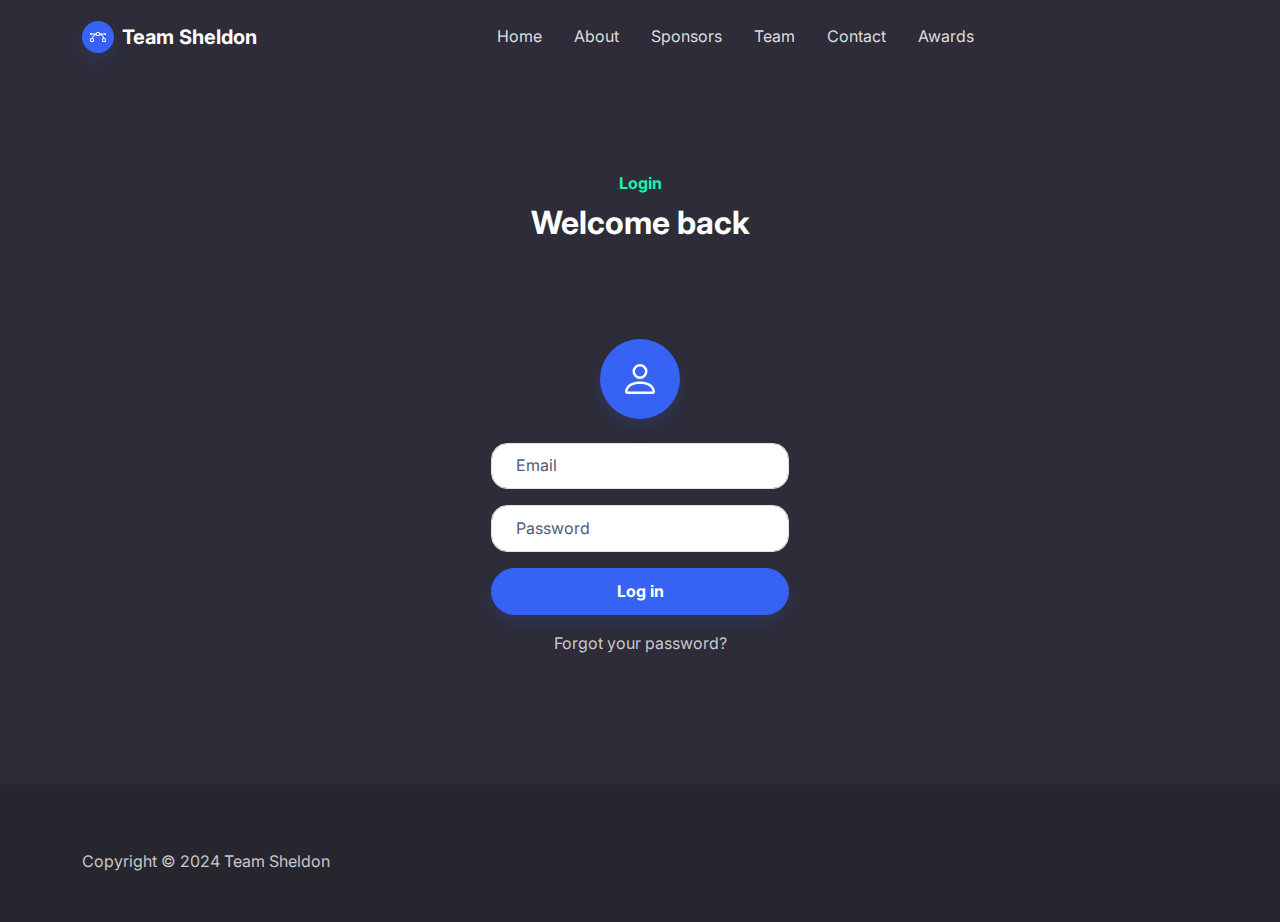
<file: login.html>
<!DOCTYPE html>
<html data-bs-theme="light" lang="en">

<head>
    <meta charset="utf-8">
    <meta name="viewport" content="width=device-width, initial-scale=1.0, shrink-to-fit=no">
    <title>Log in - Brand</title>
    <link rel="stylesheet" href="assets/bootstrap/css/bootstrap.min.css">
    <link rel="stylesheet" href="https://fonts.googleapis.com/css?family=Inter:300italic,400italic,600italic,700italic,800italic,400,300,600,700,800&amp;display=swap">
    <link rel="stylesheet" href="assets/css/untitled.css">
</head>

<body>
    <nav class="navbar navbar-expand-md sticky-top py-3 navbar-dark" id="mainNav">
        <div class="container"><a class="navbar-brand d-flex align-items-center" href="/"><span class="bs-icon-sm bs-icon-circle bs-icon-primary shadow d-flex justify-content-center align-items-center me-2 bs-icon"><svg xmlns="http://www.w3.org/2000/svg" width="1em" height="1em" fill="currentColor" viewBox="0 0 16 16" class="bi bi-bezier">
                        <path fill-rule="evenodd" d="M0 10.5A1.5 1.5 0 0 1 1.5 9h1A1.5 1.5 0 0 1 4 10.5v1A1.5 1.5 0 0 1 2.5 13h-1A1.5 1.5 0 0 1 0 11.5zm1.5-.5a.5.5 0 0 0-.5.5v1a.5.5 0 0 0 .5.5h1a.5.5 0 0 0 .5-.5v-1a.5.5 0 0 0-.5-.5zm10.5.5A1.5 1.5 0 0 1 13.5 9h1a1.5 1.5 0 0 1 1.5 1.5v1a1.5 1.5 0 0 1-1.5 1.5h-1a1.5 1.5 0 0 1-1.5-1.5zm1.5-.5a.5.5 0 0 0-.5.5v1a.5.5 0 0 0 .5.5h1a.5.5 0 0 0 .5-.5v-1a.5.5 0 0 0-.5-.5zM6 4.5A1.5 1.5 0 0 1 7.5 3h1A1.5 1.5 0 0 1 10 4.5v1A1.5 1.5 0 0 1 8.5 7h-1A1.5 1.5 0 0 1 6 5.5zM7.5 4a.5.5 0 0 0-.5.5v1a.5.5 0 0 0 .5.5h1a.5.5 0 0 0 .5-.5v-1a.5.5 0 0 0-.5-.5z"></path>
                        <path d="M6 4.5H1.866a1 1 0 1 0 0 1h2.668A6.517 6.517 0 0 0 1.814 9H2.5c.123 0 .244.015.358.043a5.517 5.517 0 0 1 3.185-3.185A1.503 1.503 0 0 1 6 5.5zm3.957 1.358A1.5 1.5 0 0 0 10 5.5v-1h4.134a1 1 0 1 1 0 1h-2.668a6.517 6.517 0 0 1 2.72 3.5H13.5c-.123 0-.243.015-.358.043a5.517 5.517 0 0 0-3.185-3.185z"></path>
                    </svg></span><span>Team Sheldon</span></a><button data-bs-toggle="collapse" class="navbar-toggler" data-bs-target="#navcol-1"><span class="visually-hidden">Toggle navigation</span><span class="navbar-toggler-icon"></span></button>
            <div class="collapse navbar-collapse" id="navcol-1" style="text-align: center;">
                <ul class="navbar-nav mx-auto">
                    <li class="nav-item"><a class="nav-link" href="index.html">Home</a></li>
                    <li class="nav-item"><a class="nav-link" href="About.html">About</a></li>
                    <li class="nav-item"></li>
                    <li class="nav-item"><a class="nav-link" href="Sponsors.html">Sponsors</a></li>
                    <li class="nav-item"><a class="nav-link" href="Team.html">Team</a></li>
                    <li class="nav-item"><a class="nav-link" href="Contact.html">Contact</a></li>
                    <li class="nav-item"><a class="nav-link" href="Awards.html">Awards</a></li>
                    <li class="nav-item"></li>
                </ul>
            </div>
        </div>
    </nav>
    <section class="py-5">
        <div class="container py-5">
            <div class="row mb-4 mb-lg-5">
                <div class="col-md-8 col-xl-6 text-center mx-auto">
                    <p class="fw-bold text-success mb-2">Login</p>
                    <h2 class="fw-bold">Welcome back</h2>
                </div>
            </div>
            <div class="row d-flex justify-content-center">
                <div class="col-md-6 col-xl-4">
                    <div class="card">
                        <div class="card-body text-center d-flex flex-column align-items-center">
                            <div class="bs-icon-xl bs-icon-circle bs-icon-primary shadow bs-icon my-4"><svg xmlns="http://www.w3.org/2000/svg" width="1em" height="1em" fill="currentColor" viewBox="0 0 16 16" class="bi bi-person">
                                    <path d="M8 8a3 3 0 1 0 0-6 3 3 0 0 0 0 6m2-3a2 2 0 1 1-4 0 2 2 0 0 1 4 0m4 8c0 1-1 1-1 1H3s-1 0-1-1 1-4 6-4 6 3 6 4m-1-.004c-.001-.246-.154-.986-.832-1.664C11.516 10.68 10.289 10 8 10c-2.29 0-3.516.68-4.168 1.332-.678.678-.83 1.418-.832 1.664z"></path>
                                </svg></div>
                            <form method="post">
                                <div class="mb-3"><input class="form-control" type="email" name="email" placeholder="Email" inputmode="email"></div>
                                <div class="mb-3"><input class="form-control" type="password" name="password" placeholder="Password"></div>
                                <div class="mb-3"><button class="btn btn-primary shadow d-block w-100" type="submit">Log in</button></div>
                                <p class="text-muted">Forgot your password?</p>
                            </form>
                        </div>
                    </div>
                </div>
            </div>
        </div>
    </section>
    <footer class="bg-dark">
        <div class="container py-4 py-lg-5">
            <div class="text-muted d-flex justify-content-between align-items-center pt-3">
                <p class="mb-0">Copyright © 2024 Team Sheldon</p>
            </div>
        </div>
    </footer>
    <script src="assets/bootstrap/js/bootstrap.min.js"></script>
    <script src="assets/js/bold-and-dark.js"></script>
</body>

</html>
</file>
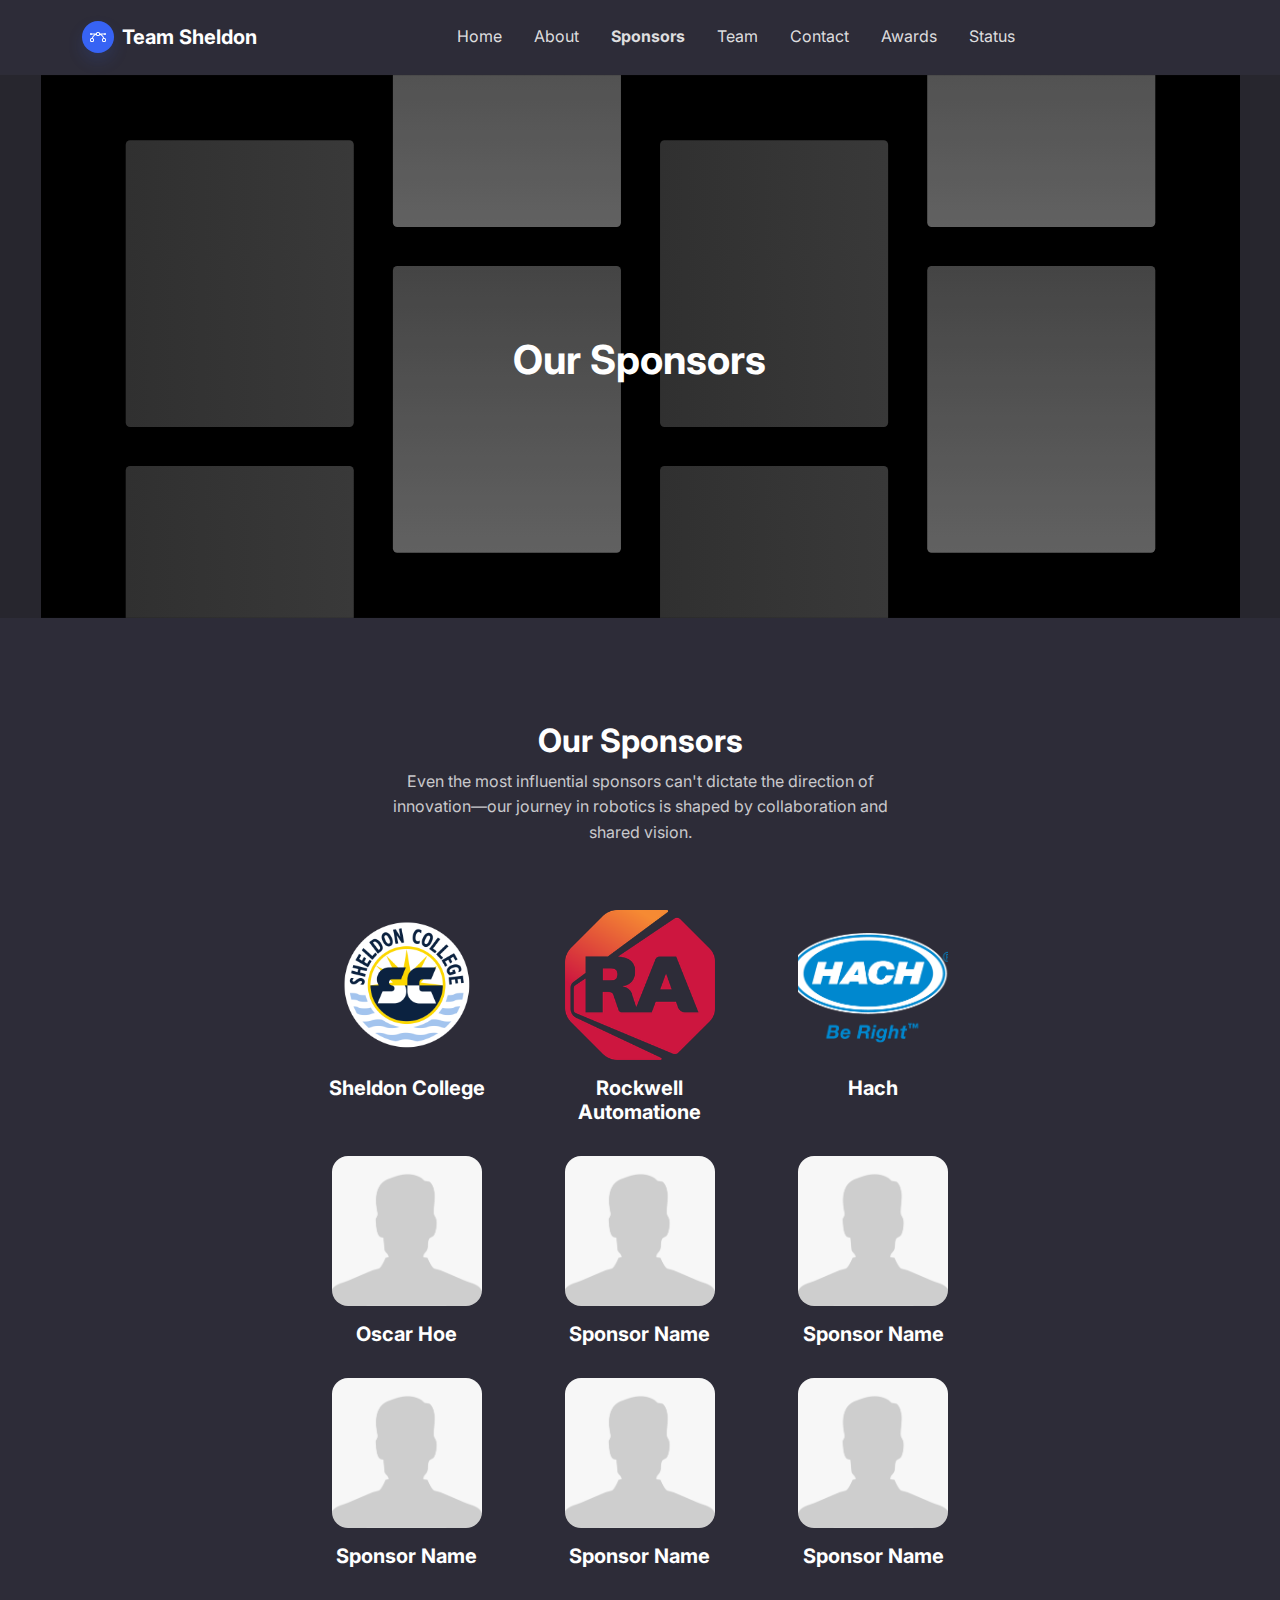
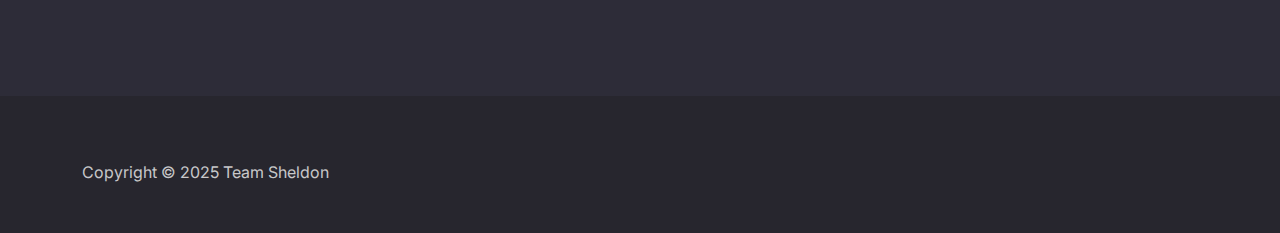
<file: Sponsors.html>
<!DOCTYPE html>
<html data-bs-theme="light" lang="en">

<head>
    <meta charset="utf-8">
    <meta name="viewport" content="width=device-width, initial-scale=1.0, shrink-to-fit=no">
    <title>Sponor - Team-sheldon</title>
    <link rel="stylesheet" href="assets/bootstrap/css/bootstrap.min.css">
    <link rel="stylesheet" href="https://fonts.googleapis.com/css?family=Inter:300italic,400italic,600italic,700italic,800italic,400,300,600,700,800&amp;display=swap">
    <link rel="stylesheet" href="assets/css/untitled.css">
    <link rel="icon" href="assets/img/products/Sheldon college 1.png">
</head>

<body>
    <nav class="navbar navbar-expand-md sticky-top py-3 navbar-dark" id="mainNav">
        <div class="container"><a class="navbar-brand d-flex align-items-center" href="/"><span class="bs-icon-sm bs-icon-circle bs-icon-primary shadow d-flex justify-content-center align-items-center me-2 bs-icon"><svg xmlns="http://www.w3.org/2000/svg" width="1em" height="1em" fill="currentColor" viewBox="0 0 16 16" class="bi bi-bezier">
                        <path fill-rule="evenodd" d="M0 10.5A1.5 1.5 0 0 1 1.5 9h1A1.5 1.5 0 0 1 4 10.5v1A1.5 1.5 0 0 1 2.5 13h-1A1.5 1.5 0 0 1 0 11.5zm1.5-.5a.5.5 0 0 0-.5.5v1a.5.5 0 0 0 .5.5h1a.5.5 0 0 0 .5-.5v-1a.5.5 0 0 0-.5-.5zm10.5.5A1.5 1.5 0 0 1 13.5 9h1a1.5 1.5 0 0 1 1.5 1.5v1a1.5 1.5 0 0 1-1.5 1.5h-1a1.5 1.5 0 0 1-1.5-1.5zm1.5-.5a.5.5 0 0 0-.5.5v1a.5.5 0 0 0 .5.5h1a.5.5 0 0 0 .5-.5v-1a.5.5 0 0 0-.5-.5zM6 4.5A1.5 1.5 0 0 1 7.5 3h1A1.5 1.5 0 0 1 10 4.5v1A1.5 1.5 0 0 1 8.5 7h-1A1.5 1.5 0 0 1 6 5.5zM7.5 4a.5.5 0 0 0-.5.5v1a.5.5 0 0 0 .5.5h1a.5.5 0 0 0 .5-.5v-1a.5.5 0 0 0-.5-.5z"></path>
                        <path d="M6 4.5H1.866a1 1 0 1 0 0 1h2.668A6.517 6.517 0 0 0 1.814 9H2.5c.123 0 .244.015.358.043a5.517 5.517 0 0 1 3.185-3.185A1.503 1.503 0 0 1 6 5.5zm3.957 1.358A1.5 1.5 0 0 0 10 5.5v-1h4.134a1 1 0 1 1 0 1h-2.668a6.517 6.517 0 0 1 2.72 3.5H13.5c-.123 0-.243.015-.358.043a5.517 5.517 0 0 0-3.185-3.185z"></path>
                    </svg></span><span>Team Sheldon</span></a><button data-bs-toggle="collapse" class="navbar-toggler" data-bs-target="#navcol-1"><span class="visually-hidden">Toggle navigation</span><span class="navbar-toggler-icon"></span></button>
            <div class="collapse navbar-collapse" id="navcol-1" style="text-align: center;">
                <ul class="navbar-nav mx-auto">
                    <li class="nav-item"><a class="nav-link" href="index.html">Home</a></li>
                    <li class="nav-item"><a class="nav-link" href="About.html">About</a></li>
                    <li class="nav-item"></li>
                    <li class="nav-item"><a class="nav-link active" href="Sponsors.html">Sponsors</a></li>
                    <li class="nav-item"><a class="nav-link" href="Team.html">Team</a></li>
                    <li class="nav-item"><a class="nav-link" href="Contact.html">Contact</a></li>
                    <li class="nav-item"><a class="nav-link" href="Awards.html">Awards</a></li>
                    <li class="nav-item"><a class="nav-link" href="https://team-sheldon.betteruptime.com">Status</a></li>
                    <li class="nav-item"></li>
                </ul>
            </div>
        </div>
    </nav>
    <header class="bg-dark" style="background: url(&quot;assets/img/672421b877bc6d78c303500e_portfolio%204%20-%20wide.svg&quot;) center / contain no-repeat;">
        <div class="container pt-4 pt-xl-5">
            <div class="row pt-5">
                <div class="col-md-8 col-lg-7 col-xl-6 text-center text-md-start mx-auto" style="width: 600.992px;margin: 23px;transform: rotate(0deg) scale(1);height: 401.766px;padding: 0;">
                    <div class="text-center">
                        <p class="fw-bold text-success mb-2"></p>
                        <h1 class="fw-bold" style="margin: 0;margin-top: 142px;">Our Sponsors</h1>
                        <h1 class="fw-bold" style="margin: 154px;"></h1>
                        <h1 class="fw-bold"></h1>
                    </div>
                    <p></p>
                </div>
                <div class="col-12 col-lg-10 mx-auto">
                    <div class="position-relative" style="display: flex;flex-wrap: wrap;justify-content: flex-end;">
                        <div style="position: relative;flex: 0 0 45%;transform: translate3d(-15%, 35%, 0);"></div>
                        <div style="position: relative;flex: 0 0 45%;transform: translate3d(-5%, 20%, 0);"></div>
                        <div style="position: relative;flex: 0 0 60%;transform: translate3d(0, 0%, 0);"></div>
                    </div>
                </div>
            </div>
        </div>
    </header>
    <section class="py-5">
        <div class="container py-5">
            <div class="row mb-4 mb-lg-5">
                <div class="col-md-8 col-xl-6 text-center mx-auto">
                    <p class="fw-bold text-success mb-2"></p>
                    <h2 class="fw-bold">Our Sponsors</h2>
                    <p class="text-muted w-lg-50">Even the most influential sponsors can't dictate the direction of innovation—our journey in robotics is shaped by collaboration and shared vision.</p>
                </div>
            </div>
            <div class="row row-cols-md-3 mx-auto" style="max-width: 700px;">
                <div class="col mb-4">
                    <div class="text-center"><img class="rounded mb-3 fit-cover" width="150" height="150" src="assets/img/products/Sheldon%20college%201.png">
                        <h5 class="fw-bold mb-0">Sheldon College</h5>
                        <p class="text-muted mb-2"></p>
                    </div>
                </div>
                <div class="col mb-4">
                    <div class="text-center"><img class="rounded mb-3 fit-cover" width="150" height="150" src="assets/img/1404646_profilepicture.png">
                        <h5 class="fw-bold mb-0">Rockwell Automatione</h5>
                        <p class="text-muted mb-2"></p>
                    </div>
                </div>
                <div class="col mb-4">
                    <div class="text-center"><img class="rounded mb-3 fit-cover" width="150" height="150" src="assets/VLTO_WaterPlatform_Hach_300x150_transparent.png">
                        <h5 class="fw-bold mb-0">Hach</h5>
                        <p class="text-muted mb-2"></p>
                    </div>
                </div>
                <div class="col mb-4">
                    <div class="text-center"><img class="rounded mb-3 fit-cover" width="150" height="150" src="assets/img/blank-person-male.png">
                        <h5 class="fw-bold mb-0">Oscar Hoe</h5>
                        <p class="text-muted mb-2"></p>
                    </div>
                </div>
                <div class="col mb-4">
                    <div class="text-center"><img class="rounded mb-3 fit-cover" width="150" height="150" src="assets/img/blank-person-male.png">
                        <h5 class="fw-bold mb-0">Sponsor Name</h5>
                        <p class="text-muted mb-2"></p>
                    </div>
                </div>
                <div class="col mb-4">
                    <div class="text-center"><img class="rounded mb-3 fit-cover" width="150" height="150" src="assets/img/blank-person-male.png">
                        <h5 class="fw-bold mb-0">Sponsor Name</h5>
                        <p class="text-muted mb-2"></p>
                    </div>
                </div>
                <div class="col mb-4">
                    <div class="text-center"><img class="rounded mb-3 fit-cover" width="150" height="150" src="assets/img/blank-person-male.png">
                        <h5 class="fw-bold mb-0">Sponsor Name</h5>
                        <p class="text-muted mb-2"></p>
                    </div>
                </div>
                <div class="col mb-4">
                    <div class="text-center"><img class="rounded mb-3 fit-cover" width="150" height="150" src="assets/img/blank-person-male.png">
                        <h5 class="fw-bold mb-0">Sponsor Name</h5>
                        <p class="text-muted mb-2"></p>
                    </div>
                </div>
                <div class="col mb-4">
                    <div class="text-center"><img class="rounded mb-3 fit-cover" width="150" height="150" src="assets/img/blank-person-male.png">
                        <h5 class="fw-bold mb-0">Sponsor Name</h5>
                        <p class="text-muted mb-2"></p>
                    </div>
                </div>
            </div>
        </div>
    </section>
    <footer class="bg-dark">
        <div class="container py-4 py-lg-5">
            <div class="text-muted d-flex justify-content-between align-items-center pt-3">
                <p class="mb-0">Copyright © 2025 Team Sheldon</p>
            </div>
        </div>
    </footer>
    <script src="assets/bootstrap/js/bootstrap.min.js"></script>
    <script src="assets/js/bold-and-dark.js"></script>
</body>

</html>
</file>
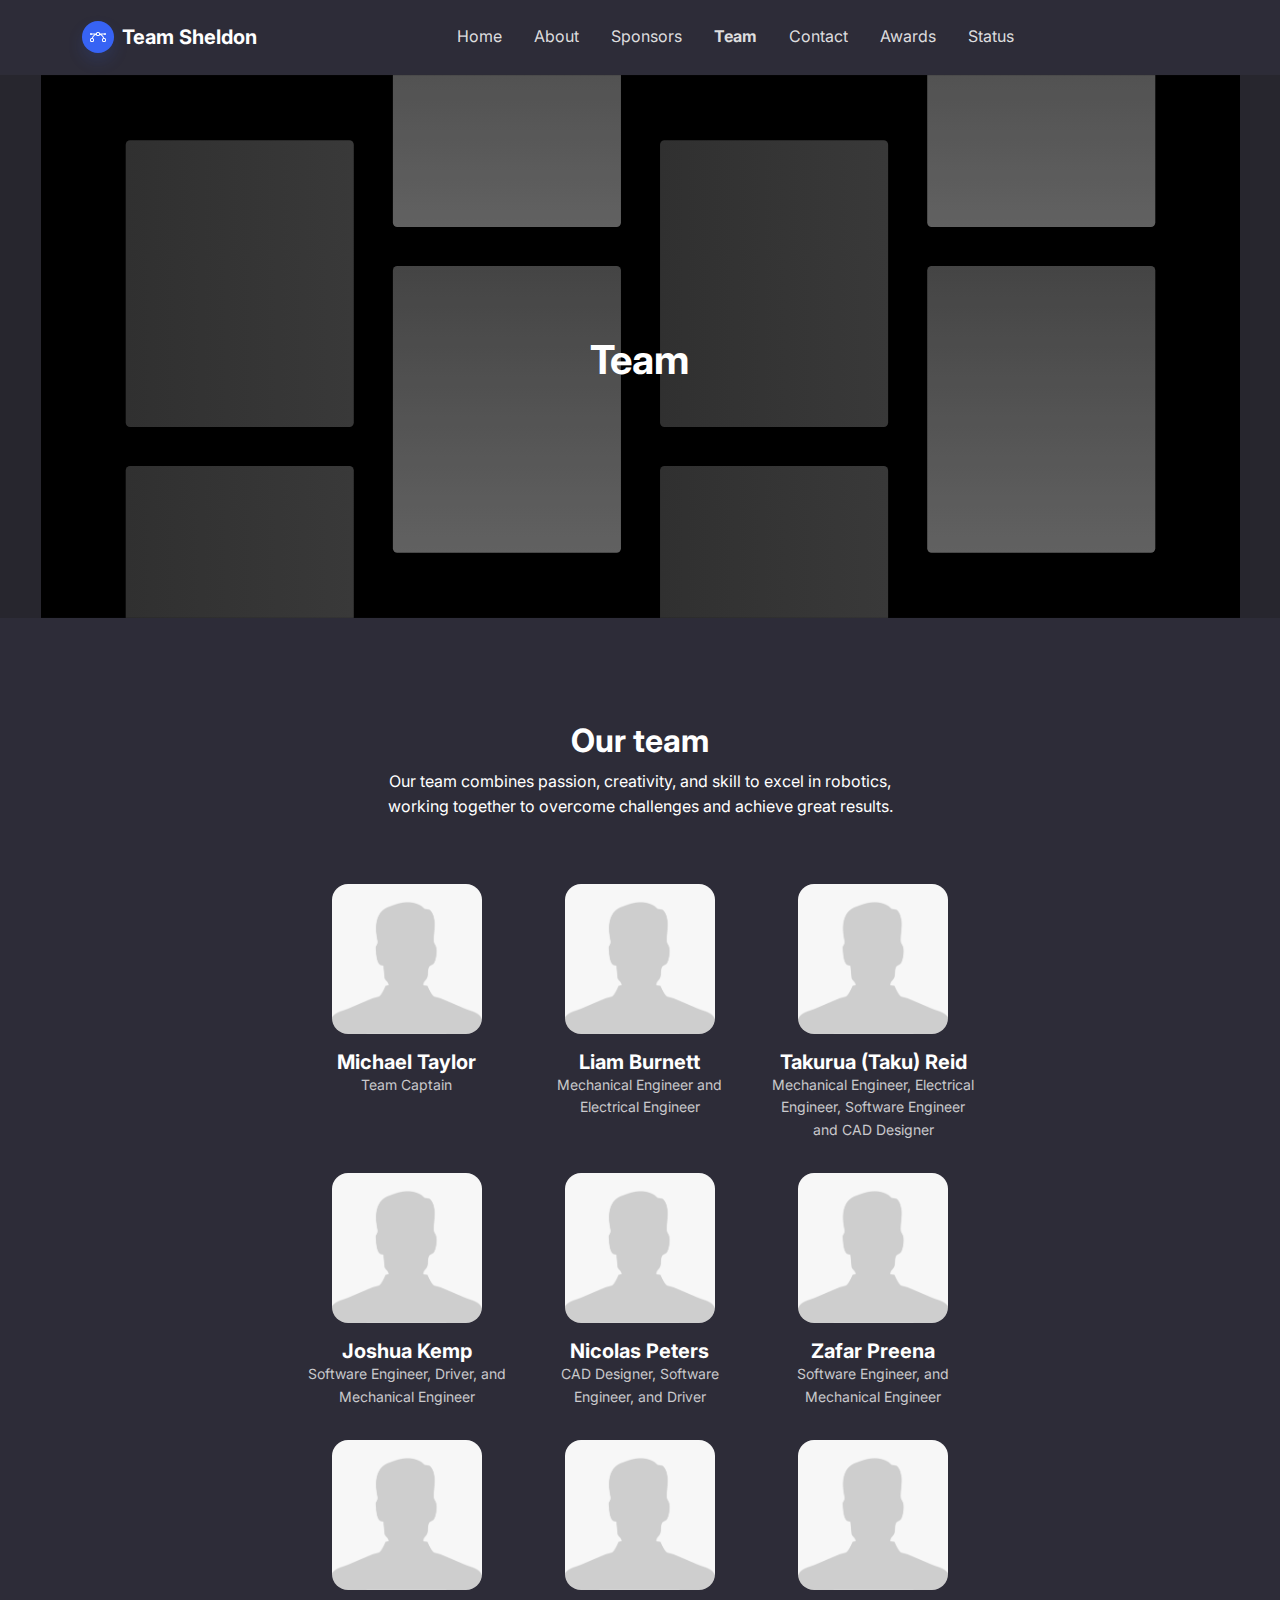
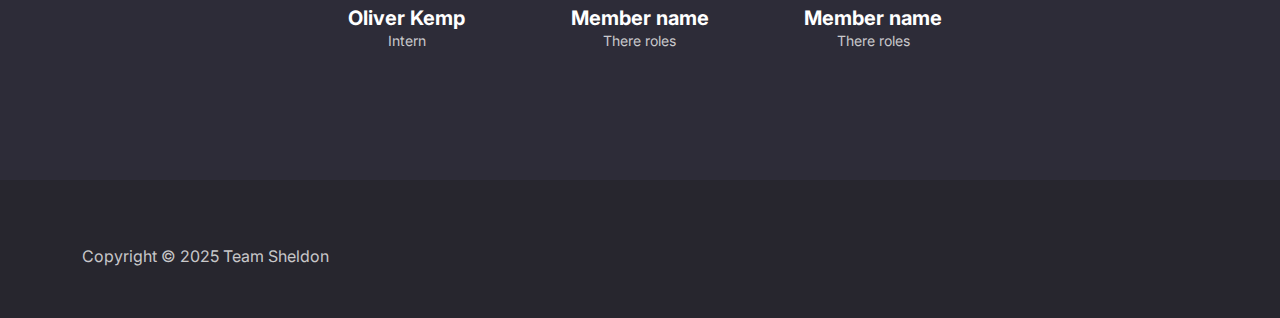
<file: Team.html>
<!DOCTYPE html>
<html data-bs-theme="light" lang="en">

<head>
    <meta charset="utf-8">
    <meta name="viewport" content="width=device-width, initial-scale=1.0, shrink-to-fit=no">
    <title>Team - Team-sheldon</title>
    <link rel="stylesheet" href="assets/bootstrap/css/bootstrap.min.css">
    <link rel="stylesheet" href="https://fonts.googleapis.com/css?family=Inter:300italic,400italic,600italic,700italic,800italic,400,300,600,700,800&amp;display=swap">
    <link rel="stylesheet" href="assets/css/untitled.css">
    <link rel="icon" href="assets/img/products/Sheldon college 1.png">
</head>

<body>
    <nav class="navbar navbar-expand-md sticky-top py-3 navbar-dark" id="mainNav">
        <div class="container"><a class="navbar-brand d-flex align-items-center" href="/"><span class="bs-icon-sm bs-icon-circle bs-icon-primary shadow d-flex justify-content-center align-items-center me-2 bs-icon"><svg xmlns="http://www.w3.org/2000/svg" width="1em" height="1em" fill="currentColor" viewBox="0 0 16 16" class="bi bi-bezier">
                        <path fill-rule="evenodd" d="M0 10.5A1.5 1.5 0 0 1 1.5 9h1A1.5 1.5 0 0 1 4 10.5v1A1.5 1.5 0 0 1 2.5 13h-1A1.5 1.5 0 0 1 0 11.5zm1.5-.5a.5.5 0 0 0-.5.5v1a.5.5 0 0 0 .5.5h1a.5.5 0 0 0 .5-.5v-1a.5.5 0 0 0-.5-.5zm10.5.5A1.5 1.5 0 0 1 13.5 9h1a1.5 1.5 0 0 1 1.5 1.5v1a1.5 1.5 0 0 1-1.5 1.5h-1a1.5 1.5 0 0 1-1.5-1.5zm1.5-.5a.5.5 0 0 0-.5.5v1a.5.5 0 0 0 .5.5h1a.5.5 0 0 0 .5-.5v-1a.5.5 0 0 0-.5-.5zM6 4.5A1.5 1.5 0 0 1 7.5 3h1A1.5 1.5 0 0 1 10 4.5v1A1.5 1.5 0 0 1 8.5 7h-1A1.5 1.5 0 0 1 6 5.5zM7.5 4a.5.5 0 0 0-.5.5v1a.5.5 0 0 0 .5.5h1a.5.5 0 0 0 .5-.5v-1a.5.5 0 0 0-.5-.5z"></path>
                        <path d="M6 4.5H1.866a1 1 0 1 0 0 1h2.668A6.517 6.517 0 0 0 1.814 9H2.5c.123 0 .244.015.358.043a5.517 5.517 0 0 1 3.185-3.185A1.503 1.503 0 0 1 6 5.5zm3.957 1.358A1.5 1.5 0 0 0 10 5.5v-1h4.134a1 1 0 1 1 0 1h-2.668a6.517 6.517 0 0 1 2.72 3.5H13.5c-.123 0-.243.015-.358.043a5.517 5.517 0 0 0-3.185-3.185z"></path>
                    </svg></span><span>Team Sheldon</span></a><button data-bs-toggle="collapse" class="navbar-toggler" data-bs-target="#navcol-1"><span class="visually-hidden">Toggle navigation</span><span class="navbar-toggler-icon"></span></button>
            <div class="collapse navbar-collapse" id="navcol-1" style="text-align: center;">
                <ul class="navbar-nav mx-auto">
                    <li class="nav-item"><a class="nav-link" href="index.html">Home</a></li>
                    <li class="nav-item"><a class="nav-link" href="About.html">About</a></li>
                    <li class="nav-item"></li>
                    <li class="nav-item"><a class="nav-link" href="Sponsors.html">Sponsors</a></li>
                    <li class="nav-item"><a class="nav-link active" href="Team.html">Team</a></li>
                    <li class="nav-item"><a class="nav-link" href="Contact.html">Contact</a></li>
                    <li class="nav-item"><a class="nav-link" href="Awards.html">Awards</a></li>
                    <li class="nav-item"><a class="nav-link" href="https://team-sheldon.betteruptime.com">Status</a></li>
                    <li class="nav-item"></li>
                </ul>
            </div>
        </div>
    </nav>
    <header class="bg-dark" style="background: url(&quot;assets/img/672421b877bc6d78c303500e_portfolio%204%20-%20wide.svg&quot;) center / contain no-repeat;">
        <div class="container pt-4 pt-xl-5">
            <div class="row pt-5">
                <div class="col-md-8 col-lg-7 col-xl-6 text-center text-md-start mx-auto" style="width: 600.992px;margin: 23px;transform: rotate(0deg) scale(1);height: 401.766px;padding: 0;">
                    <div class="text-center">
                        <p class="fw-bold text-success mb-2"></p>
                        <h1 class="fw-bold" style="margin: 0;margin-top: 142px;">Team</h1>
                        <h1 class="fw-bold" style="margin: 154px;"></h1>
                        <h1 class="fw-bold"></h1>
                    </div>
                    <p></p>
                </div>
                <div class="col-12 col-lg-10 mx-auto">
                    <div class="position-relative" style="display: flex;flex-wrap: wrap;justify-content: flex-end;">
                        <div style="position: relative;flex: 0 0 45%;transform: translate3d(-15%, 35%, 0);"></div>
                        <div style="position: relative;flex: 0 0 45%;transform: translate3d(-5%, 20%, 0);"></div>
                        <div style="position: relative;flex: 0 0 60%;transform: translate3d(0, 0%, 0);"></div>
                    </div>
                </div>
            </div>
        </div>
    </header>
    <section class="py-5">
        <div class="container py-5">
            <div class="row mb-4 mb-lg-5">
                <div class="col-md-8 col-xl-6 text-center mx-auto">
                    <p class="fw-bold text-success mb-2"></p>
                    <h2 class="fw-bold">Our team</h2>
                    <p>Our team combines passion, creativity, and skill to excel in robotics, working together to overcome challenges and achieve great results.</p>
                    <p class="text-muted w-lg-50"></p>
                </div>
            </div>
            <div class="row row-cols-2 row-cols-md-3 mx-auto" style="max-width: 700px;">
                <div class="col mb-4" style="text-align: center;">
                    <div class="text-center"></div><img class="rounded mb-3 fit-cover" width="150" height="150" src="assets/img/blank-person-male.png" style="text-align: left;">
                    <h5 class="fw-bold mb-0">Michael Taylor</h5>
                    <p class="text-muted mb-2" style="font-size: 14px;">Team Captain</p>
                </div>
                <div class="col mb-4" style="text-align: center;">
                    <div class="text-center"><img class="rounded mb-3 fit-cover" width="150" height="150" src="assets/img/blank-person-male.png"></div>
                    <h5 class="fw-bold mb-0">Liam Burnett</h5>
                    <p class="text-muted mb-2" style="font-size: 14px;">Mechanical Engineer and Electrical Engineer</p>
                </div>
                <div class="col mb-4" style="text-align: center;">
                    <div class="text-center"><img class="rounded mb-3 fit-cover" width="150" height="150" src="assets/img/blank-person-male.png">
                        <h5 class="fw-bold mb-0">Takurua (Taku) Reid</h5>
                        <p class="text-muted mb-2" style="font-size: 14px;">Mechanical Engineer, Electrical Engineer, Software Engineer and CAD Designer</p>
                    </div>
                </div>
                <div class="col mb-4" style="text-align: center;">
                    <div class="text-center"><img class="rounded mb-3 fit-cover" width="150" height="150" src="assets/img/blank-person-male.png"></div>
                    <h5 class="fw-bold mb-0">Joshua Kemp</h5>
                    <p class="text-muted mb-2" style="font-size: 14px;">Software Engineer, Driver, and Mechanical Engineer</p>
                </div>
                <div class="col mb-4" style="text-align: center;">
                    <div class="text-center"><img class="rounded mb-3 fit-cover" width="150" height="150" src="assets/img/blank-person-male.png">
                        <h5 class="fw-bold mb-0">Nicolas Peters</h5>
                        <p class="text-muted mb-2" style="font-size: 14px;">CAD Designer, Software Engineer, and Driver</p>
                    </div>
                </div>
                <div class="col mb-4" style="text-align: center;">
                    <div class="text-center"><img class="rounded mb-3 fit-cover" width="150" height="150" src="assets/img/blank-person-male.png">
                        <h5 class="fw-bold mb-0">Zafar Preena</h5>
                        <p class="text-muted mb-2" style="font-size: 14px;">Software Engineer, and Mechanical Engineer</p>
                    </div>
                </div>
                <div class="col mb-4" style="text-align: center;">
                    <div class="text-center"><img class="rounded mb-3 fit-cover" width="150" height="150" src="assets/img/blank-person-male.png"></div>
                    <h5 class="fw-bold mb-0">Oliver Kemp</h5>
                    <p class="text-muted mb-2" style="font-size: 14px;">Intern</p>
                </div>
                <div class="col mb-4" style="text-align: center;">
                    <div class="text-center"><img class="rounded mb-3 fit-cover" width="150" height="150" src="assets/img/blank-person-male.png"></div>
                    <h5 class="fw-bold mb-0">Member name</h5>
                    <p class="text-muted mb-2" style="font-size: 14px;">There roles</p>
                </div>
                <div class="col mb-4" style="text-align: center;">
                    <div class="text-center"><img class="rounded mb-3 fit-cover" width="150" height="150" src="assets/img/blank-person-male.png">
                        <h5 class="fw-bold mb-0">Member name</h5>
                    </div>
                    <p class="text-muted mb-2" style="font-size: 14px;">There roles</p>
                </div>
            </div>
        </div>
    </section>
    <footer class="bg-dark">
        <div class="container py-4 py-lg-5">
            <div class="text-muted d-flex justify-content-between align-items-center pt-3">
                <p class="mb-0">Copyright © 2025 Team Sheldon</p>
            </div>
        </div>
    </footer>
    <script src="assets/bootstrap/js/bootstrap.min.js"></script>
    <script src="assets/js/bold-and-dark.js"></script>
</body>

</html>
</file>
<file: assets/css/untitled.css>
.btn {
}
</file>
